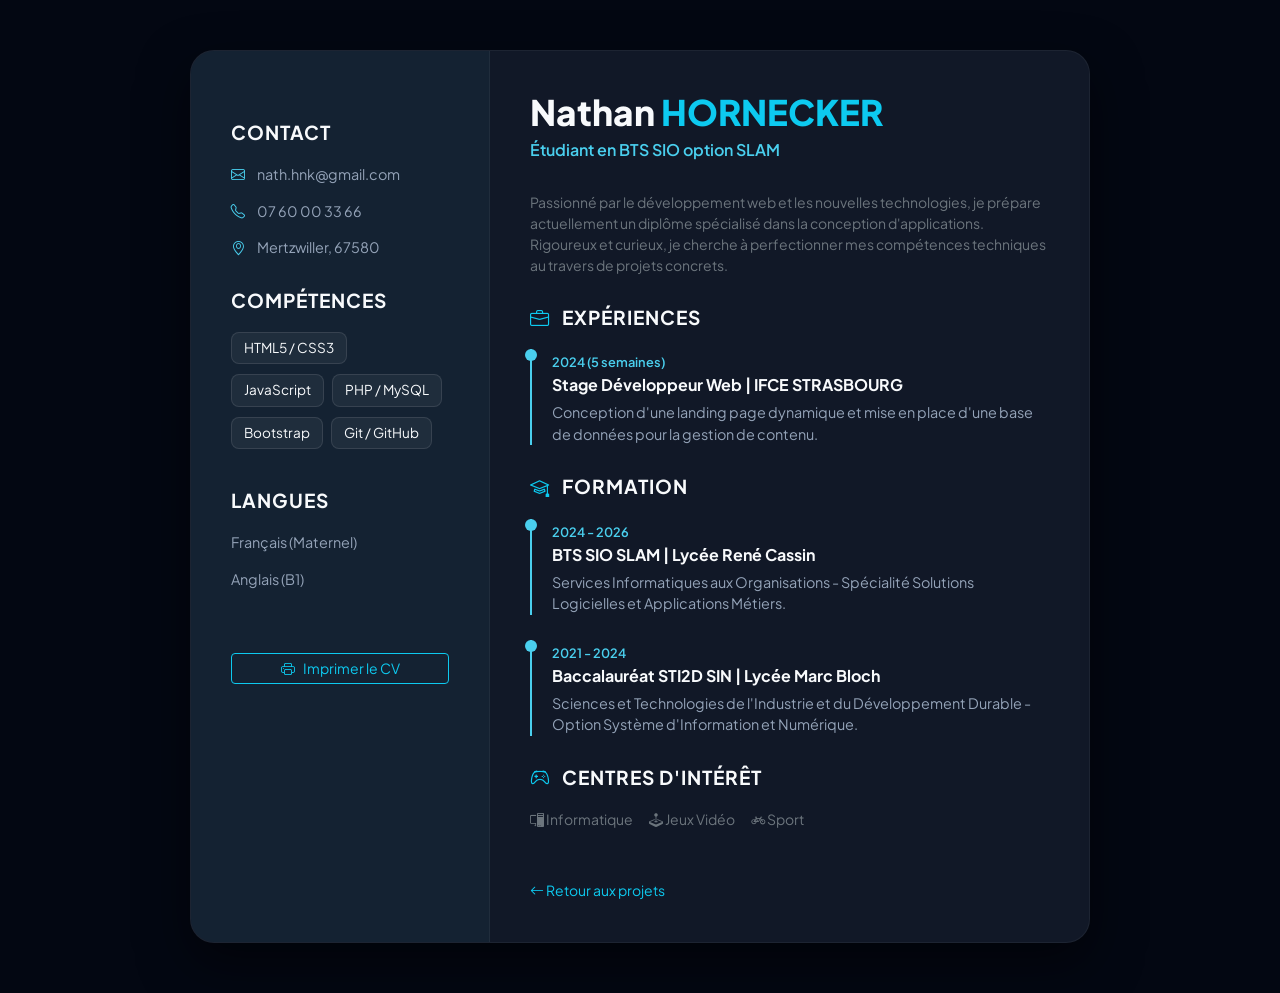
<file: Portfolio/cv-numerique.html>
<!DOCTYPE html>
<html lang="fr">
<head>
    <meta charset="UTF-8">
    <meta name="viewport" content="width=device-width, initial-scale=1.0">
    <title>CV | HORNECKER Nathan</title>
    <link href="https://cdn.jsdelivr.net/npm/bootstrap@5.3.0/dist/css/bootstrap.min.css" rel="stylesheet">
    <link rel="stylesheet" href="https://cdn.jsdelivr.net/npm/bootstrap-icons@1.11.0/font/bootstrap-icons.css">
    <link href="https://fonts.googleapis.com/css2?family=Plus+Jakarta+Sans:wght@300;400;600;800&display=swap" rel="stylesheet">
    <style>
        :root {
            --bg: #030712;
            --card: #111827;
            --accent: #4acfee;
            --text: #f8fafc;
            --text-dim: #94a3b8;
        }

        body {
            background-color: var(--bg);
            color: var(--text);
            font-family: 'Plus Jakarta Sans', sans-serif;
            padding-top: 50px;
            padding-bottom: 50px;
        }

        .cv-container {
            max-width: 900px;
            background: var(--card);
            border-radius: 24px;
            overflow: hidden;
            box-shadow: 0 20px 50px rgba(0,0,0,0.5);
            border: 1px solid rgba(255,255,255,0.05);
        }

        .sidebar {
            background: rgba(74, 207, 238, 0.05);
            padding: 40px;
            border-right: 1px solid rgba(255,255,255,0.05);
        }

        .main-content { padding: 40px; }

        .profile-img {
            width: 120px; height: 120px;
            border-radius: 50%;
            background: var(--accent);
            margin-bottom: 20px;
            display: flex; align-items: center; justify-content: center;
            font-size: 3rem; font-weight: 800; color: var(--bg);
        }

        h1 { font-weight: 800; font-size: 2.2rem; margin-bottom: 5px; }
        .job-title { color: var(--accent); font-weight: 600; margin-bottom: 30px; display: block; }
        
        h3 { font-size: 1.2rem; font-weight: 700; margin-top: 30px; margin-bottom: 20px; text-transform: uppercase; letter-spacing: 1px; }

        .info-item { margin-bottom: 15px; font-size: 0.9rem; color: var(--text-dim); }
        .info-item i { color: var(--accent); margin-right: 10px; }

        .skill-badge {
            display: inline-block;
            padding: 5px 12px;
            background: rgba(255,255,255,0.05);
            border-radius: 8px;
            margin: 0 5px 10px 0;
            font-size: 0.85rem;
            border: 1px solid rgba(255,255,255,0.1);
        }

        .exp-item { margin-bottom: 25px; border-left: 2px solid var(--accent); padding-left: 20px; position: relative; }
        .exp-item::before {
            content: ''; position: absolute; left: -7px; top: 0;
            width: 12px; height: 12px; border-radius: 50%; background: var(--accent);
        }

        .exp-date { font-size: 0.8rem; color: var(--accent); font-weight: 600; }
        .exp-company { font-weight: 700; color: var(--text); display: block; }
        .exp-desc { font-size: 0.9rem; color: var(--text-dim); margin-top: 5px; }

        @media print {
            .no-print { display: none; }
            body { background: white; color: black; padding: 0; }
            .cv-container { box-shadow: none; border: none; width: 100%; max-width: 100%; }
        }
    </style>
</head>
<body>

<div class="container d-flex justify-content-center">
    <div class="cv-container">
        <div class="row g-0">
            <div class="col-md-4 sidebar">
                
                
                <h3>Contact</h3>
                <div class="info-item"><i class="bi bi-envelope"></i> nath.hnk@gmail.com</div>
                <div class="info-item"><i class="bi bi-telephone"></i> 07 60 00 33 66</div>
                <div class="info-item"><i class="bi bi-geo-alt"></i> Mertzwiller, 67580</div>
                

                <h3>Compétences</h3>
                <div class="skill-badge">HTML5 / CSS3</div>
                <div class="skill-badge">JavaScript</div>
                <div class="skill-badge">PHP / MySQL</div>
                <div class="skill-badge">Bootstrap</div>
                <div class="skill-badge">Git / GitHub</div>

                <h3>Langues</h3>
                <div class="info-item">Français (Maternel)</div>
                <div class="info-item">Anglais (B1)</div>
                
                <button onclick="window.print()" class="btn btn-outline-info btn-sm w-100 mt-5 no-print">
                    <i class="bi bi-printer me-2"></i>Imprimer le CV
                </button>
            </div>

            <div class="col-md-8 main-content">
                <h1>Nathan <span class="text-info">HORNECKER</span></h1>
                <span class="job-title">Étudiant en BTS SIO option SLAM</span>

                <p class="text-secondary small">
                    Passionné par le développement web et les nouvelles technologies, je prépare actuellement un diplôme spécialisé dans la conception d'applications. Rigoureux et curieux, je cherche à perfectionner mes compétences techniques au travers de projets concrets.
                </p>

                <h3><i class="bi bi-briefcase me-2 text-info"></i> Expériences</h3>
                <div class="exp-item">
                    <span class="exp-date">2024 (5 semaines)</span>
                    <span class="exp-company">Stage Développeur Web | IFCE STRASBOURG</span>
                    <p class="exp-desc">Conception d'une landing page dynamique et mise en place d'une base de données pour la gestion de contenu.</p>
                </div>

                <h3><i class="bi bi-mortarboard me-2 text-info"></i> Formation</h3>
                <div class="exp-item">
                    <span class="exp-date">2024 - 2026</span>
                    <span class="exp-company">BTS SIO SLAM | Lycée René Cassin</span>
                    <p class="exp-desc">Services Informatiques aux Organisations - Spécialité Solutions Logicielles et Applications Métiers.</p>
                </div>
                <div class="exp-item">
                    <span class="exp-date">2021 - 2024</span>
                    <span class="exp-company">Baccalauréat STI2D SIN | Lycée Marc Bloch</span>
                    <p class="exp-desc">Sciences et Technologies de l'Industrie et du Développement Durable - Option Système d'Information et Numérique.</p>
                </div>

                <h3><i class="bi bi-controller me-2 text-info"></i> Centres d'intérêt</h3>
                <div class="d-flex gap-3 text-secondary small">
                    <span><i class="bi bi-pc-display"></i> Informatique</span>
                    <span><i class="bi bi-joystick"></i> Jeux Vidéo</span>
                    <span><i class="bi bi-bicycle"></i> Sport</span>
                </div>

                <div class="mt-5 no-print">
                    <a href="projets.html" class="text-info text-decoration-none small">
                        <i class="bi bi-arrow-left"></i> Retour aux projets
                    </a>
                </div>
            </div>
        </div>
    </div>
</div>

<script src="https://cdn.jsdelivr.net/npm/bootstrap@5.3.0/dist/js/bootstrap.bundle.min.js"></script>
</body>
</html>
</file>
